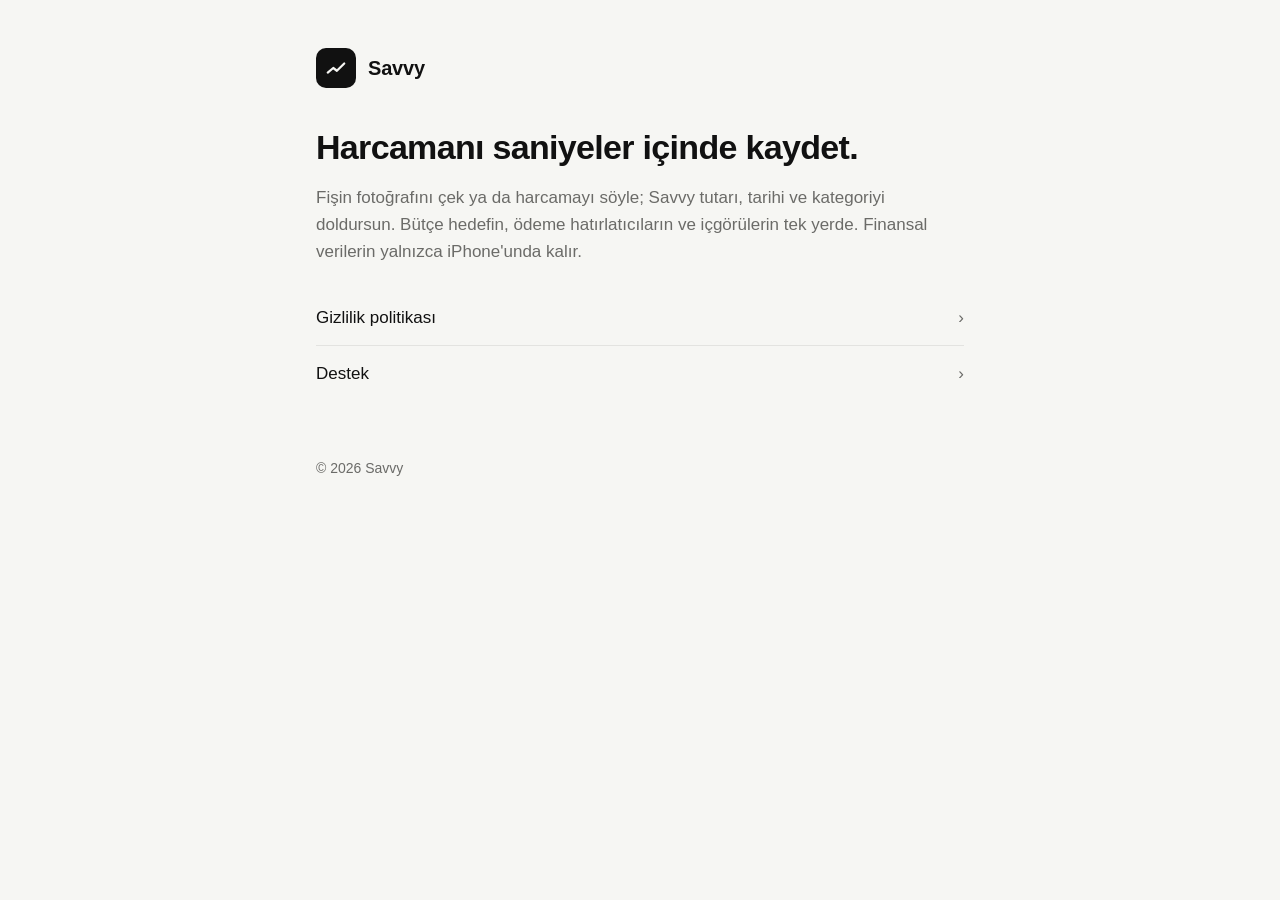
<file: index.html>
<!doctype html>
<html lang="tr">
<head>
  <meta charset="utf-8">
  <meta name="viewport" content="width=device-width, initial-scale=1">
  <title>Savvy</title>
  <meta name="description" content="Savvy: fiş tara, sesle ekle, bütçeni takip et. Finansal verilerin yalnızca iPhone'unda kalır.">
  <link rel="stylesheet" href="style.css">
</head>
<body>
<main>
  <header>
    <a href="./">
      <span class="logo" aria-hidden="true"><svg width="22" height="22" viewBox="0 0 24 24" fill="none" stroke="currentColor" stroke-width="2.4" stroke-linecap="round" stroke-linejoin="round"><path d="M3 17l6-5 4 3 8-8"/></svg></span>
      <span class="brand">Savvy</span>
    </a>
  </header>

  <h1>Harcamanı saniyeler içinde kaydet.</h1>
  <p class="muted">Fişin fotoğrafını çek ya da harcamayı söyle; Savvy tutarı, tarihi ve kategoriyi doldursun. Bütçe hedefin, ödeme hatırlatıcıların ve içgörülerin tek yerde. Finansal verilerin yalnızca iPhone'unda kalır.</p>

  <ul class="links">
    <li><a href="privacy/">Gizlilik politikası</a></li>
    <li><a href="support/">Destek</a></li>
  </ul>

  <footer>© 2026 Savvy</footer>
</main>
</body>
</html>
</file>
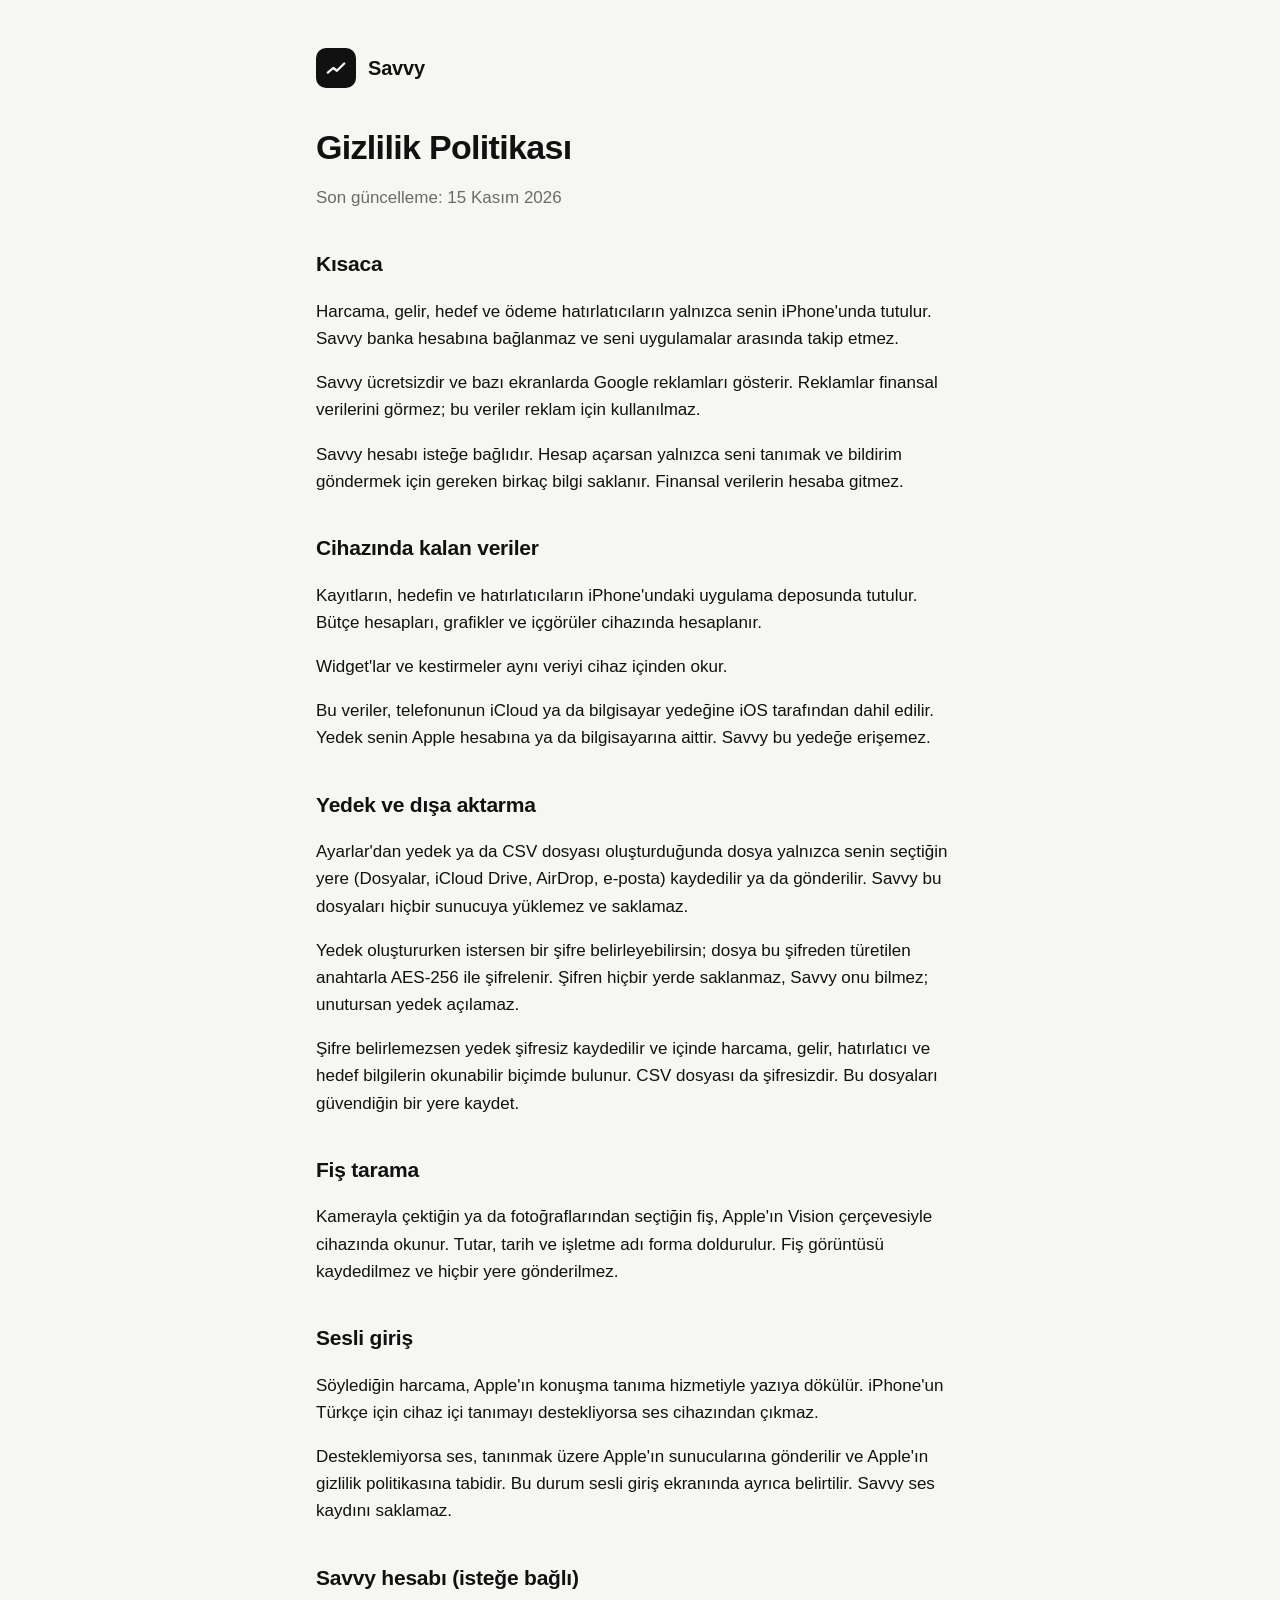
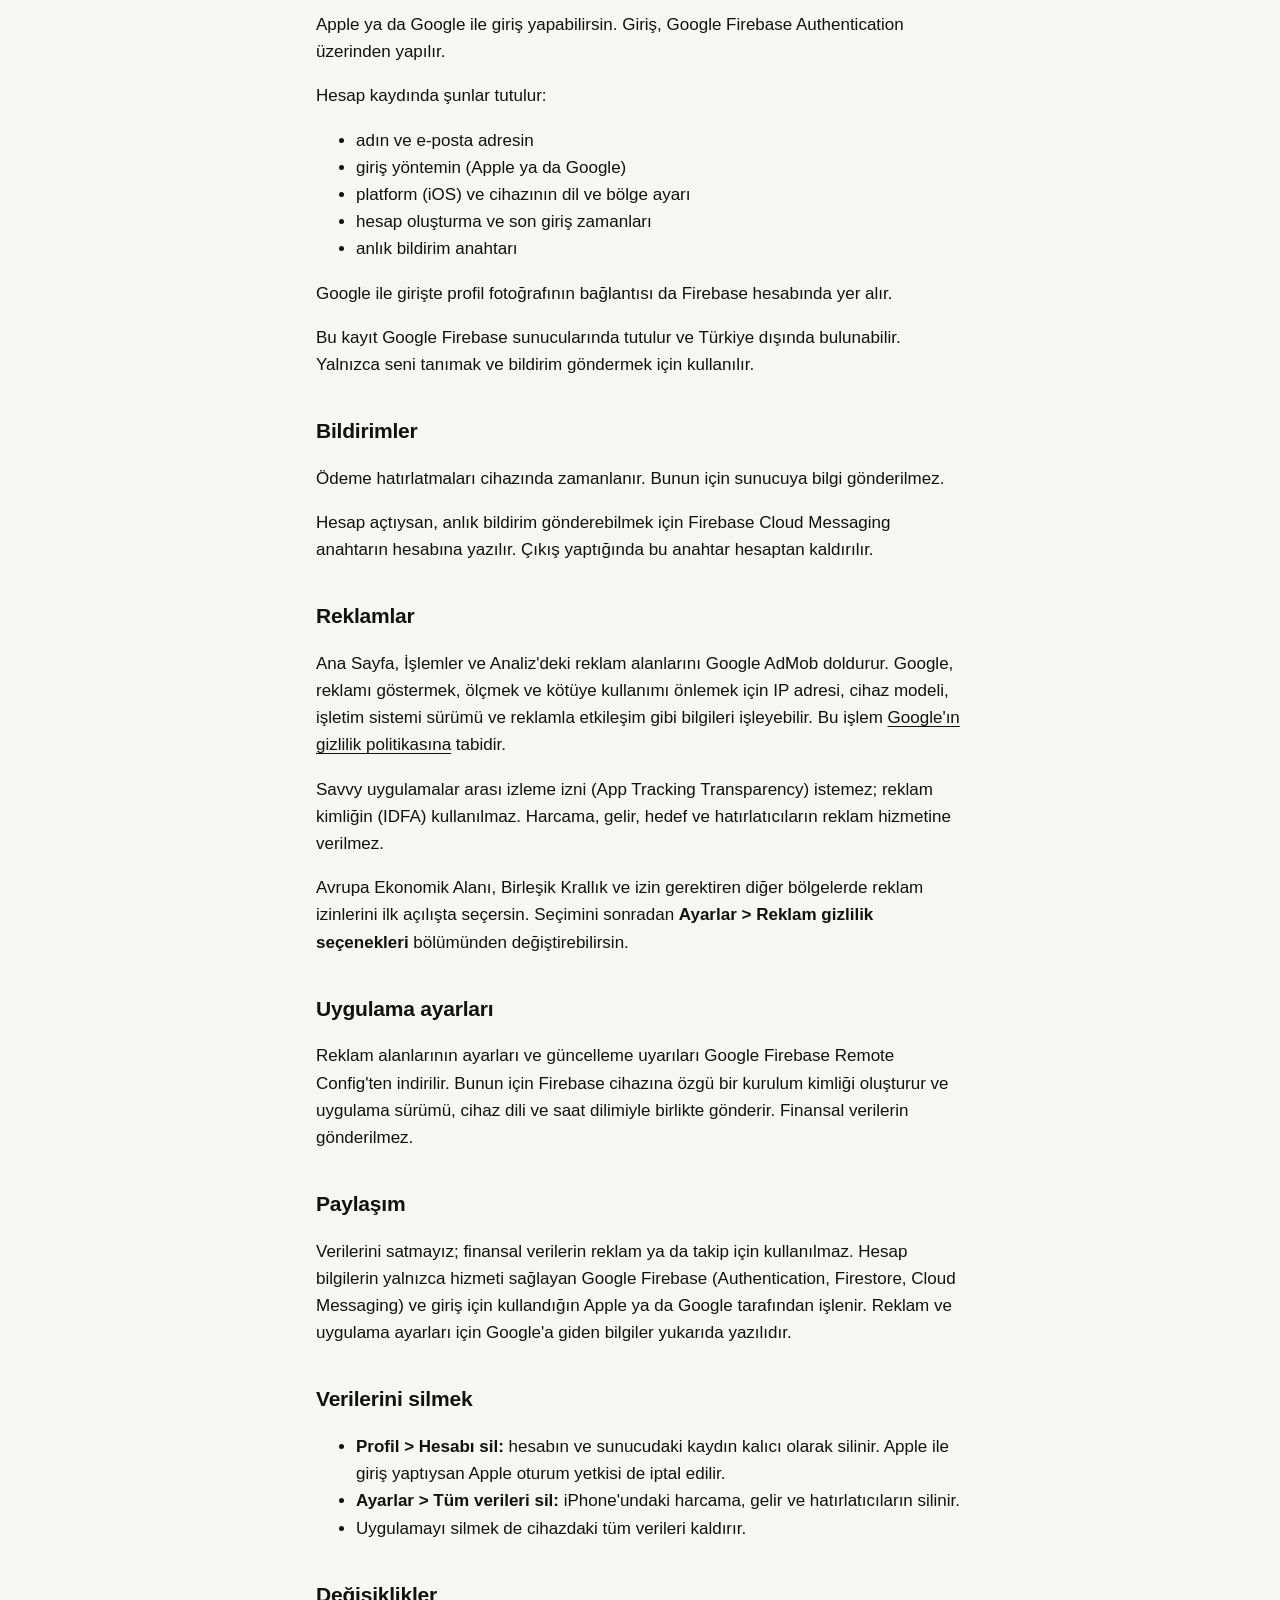
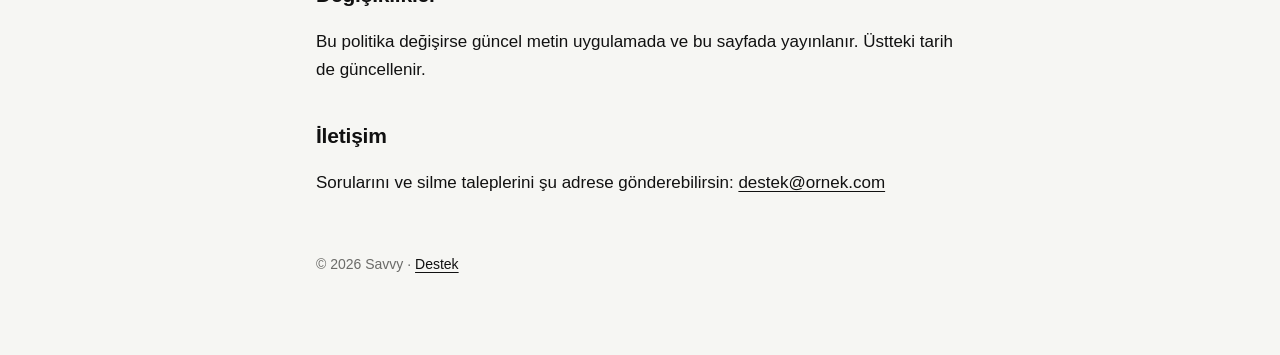
<file: privacy/index.html>
<!doctype html>
<html lang="tr">
<head>
  <meta charset="utf-8">
  <meta name="viewport" content="width=device-width, initial-scale=1">
  <title>Savvy Gizlilik Politikası</title>
  <link rel="stylesheet" href="../style.css">
</head>
<body>
<main>
  <!-- Metin AppStore/privacy-policy.md ve uygulamadaki PrivacyPolicyView ile aynı tutulmalı. -->
  <header>
    <a href="../">
      <span class="logo" aria-hidden="true"><svg width="22" height="22" viewBox="0 0 24 24" fill="none" stroke="currentColor" stroke-width="2.4" stroke-linecap="round" stroke-linejoin="round"><path d="M3 17l6-5 4 3 8-8"/></svg></span>
      <span class="brand">Savvy</span>
    </a>
  </header>

  <h1>Gizlilik Politikası</h1>
  <p class="muted">Son güncelleme: 15 Kasım 2026</p>

  <h2>Kısaca</h2>
  <p>Harcama, gelir, hedef ve ödeme hatırlatıcıların yalnızca senin iPhone'unda tutulur. Savvy banka hesabına bağlanmaz ve seni uygulamalar arasında takip etmez.</p>
  <p>Savvy ücretsizdir ve bazı ekranlarda Google reklamları gösterir. Reklamlar finansal verilerini görmez; bu veriler reklam için kullanılmaz.</p>
  <p>Savvy hesabı isteğe bağlıdır. Hesap açarsan yalnızca seni tanımak ve bildirim göndermek için gereken birkaç bilgi saklanır. Finansal verilerin hesaba gitmez.</p>

  <h2>Cihazında kalan veriler</h2>
  <p>Kayıtların, hedefin ve hatırlatıcıların iPhone'undaki uygulama deposunda tutulur. Bütçe hesapları, grafikler ve içgörüler cihazında hesaplanır.</p>
  <p>Widget'lar ve kestirmeler aynı veriyi cihaz içinden okur.</p>
  <p>Bu veriler, telefonunun iCloud ya da bilgisayar yedeğine iOS tarafından dahil edilir. Yedek senin Apple hesabına ya da bilgisayarına aittir. Savvy bu yedeğe erişemez.</p>

  <h2>Yedek ve dışa aktarma</h2>
  <p>Ayarlar'dan yedek ya da CSV dosyası oluşturduğunda dosya yalnızca senin seçtiğin yere (Dosyalar, iCloud Drive, AirDrop, e-posta) kaydedilir ya da gönderilir. Savvy bu dosyaları hiçbir sunucuya yüklemez ve saklamaz.</p>
  <p>Yedek oluştururken istersen bir şifre belirleyebilirsin; dosya bu şifreden türetilen anahtarla AES-256 ile şifrelenir. Şifren hiçbir yerde saklanmaz, Savvy onu bilmez; unutursan yedek açılamaz.</p>
  <p>Şifre belirlemezsen yedek şifresiz kaydedilir ve içinde harcama, gelir, hatırlatıcı ve hedef bilgilerin okunabilir biçimde bulunur. CSV dosyası da şifresizdir. Bu dosyaları güvendiğin bir yere kaydet.</p>

  <h2>Fiş tarama</h2>
  <p>Kamerayla çektiğin ya da fotoğraflarından seçtiğin fiş, Apple'ın Vision çerçevesiyle cihazında okunur. Tutar, tarih ve işletme adı forma doldurulur. Fiş görüntüsü kaydedilmez ve hiçbir yere gönderilmez.</p>

  <h2>Sesli giriş</h2>
  <p>Söylediğin harcama, Apple'ın konuşma tanıma hizmetiyle yazıya dökülür. iPhone'un Türkçe için cihaz içi tanımayı destekliyorsa ses cihazından çıkmaz.</p>
  <p>Desteklemiyorsa ses, tanınmak üzere Apple'ın sunucularına gönderilir ve Apple'ın gizlilik politikasına tabidir. Bu durum sesli giriş ekranında ayrıca belirtilir. Savvy ses kaydını saklamaz.</p>

  <h2>Savvy hesabı (isteğe bağlı)</h2>
  <p>Apple ya da Google ile giriş yapabilirsin. Giriş, Google Firebase Authentication üzerinden yapılır.</p>
  <p>Hesap kaydında şunlar tutulur:</p>
  <ul>
    <li>adın ve e-posta adresin</li>
    <li>giriş yöntemin (Apple ya da Google)</li>
    <li>platform (iOS) ve cihazının dil ve bölge ayarı</li>
    <li>hesap oluşturma ve son giriş zamanları</li>
    <li>anlık bildirim anahtarı</li>
  </ul>
  <p>Google ile girişte profil fotoğrafının bağlantısı da Firebase hesabında yer alır.</p>
  <p>Bu kayıt Google Firebase sunucularında tutulur ve Türkiye dışında bulunabilir. Yalnızca seni tanımak ve bildirim göndermek için kullanılır.</p>

  <h2>Bildirimler</h2>
  <p>Ödeme hatırlatmaları cihazında zamanlanır. Bunun için sunucuya bilgi gönderilmez.</p>
  <p>Hesap açtıysan, anlık bildirim gönderebilmek için Firebase Cloud Messaging anahtarın hesabına yazılır. Çıkış yaptığında bu anahtar hesaptan kaldırılır.</p>

  <h2>Reklamlar</h2>
  <p>Ana Sayfa, İşlemler ve Analiz'deki reklam alanlarını Google AdMob doldurur. Google, reklamı göstermek, ölçmek ve kötüye kullanımı önlemek için IP adresi, cihaz modeli, işletim sistemi sürümü ve reklamla etkileşim gibi bilgileri işleyebilir. Bu işlem <a href="https://policies.google.com/privacy">Google'ın gizlilik politikasına</a> tabidir.</p>
  <p>Savvy uygulamalar arası izleme izni (App Tracking Transparency) istemez; reklam kimliğin (IDFA) kullanılmaz. Harcama, gelir, hedef ve hatırlatıcıların reklam hizmetine verilmez.</p>
  <p>Avrupa Ekonomik Alanı, Birleşik Krallık ve izin gerektiren diğer bölgelerde reklam izinlerini ilk açılışta seçersin. Seçimini sonradan <strong>Ayarlar &gt; Reklam gizlilik seçenekleri</strong> bölümünden değiştirebilirsin.</p>

  <h2>Uygulama ayarları</h2>
  <p>Reklam alanlarının ayarları ve güncelleme uyarıları Google Firebase Remote Config'ten indirilir. Bunun için Firebase cihazına özgü bir kurulum kimliği oluşturur ve uygulama sürümü, cihaz dili ve saat dilimiyle birlikte gönderir. Finansal verilerin gönderilmez.</p>

  <h2>Paylaşım</h2>
  <p>Verilerini satmayız; finansal verilerin reklam ya da takip için kullanılmaz. Hesap bilgilerin yalnızca hizmeti sağlayan Google Firebase (Authentication, Firestore, Cloud Messaging) ve giriş için kullandığın Apple ya da Google tarafından işlenir. Reklam ve uygulama ayarları için Google'a giden bilgiler yukarıda yazılıdır.</p>

  <h2>Verilerini silmek</h2>
  <ul>
    <li><strong>Profil &gt; Hesabı sil:</strong> hesabın ve sunucudaki kaydın kalıcı olarak silinir. Apple ile giriş yaptıysan Apple oturum yetkisi de iptal edilir.</li>
    <li><strong>Ayarlar &gt; Tüm verileri sil:</strong> iPhone'undaki harcama, gelir ve hatırlatıcıların silinir.</li>
    <li>Uygulamayı silmek de cihazdaki tüm verileri kaldırır.</li>
  </ul>

  <h2>Değişiklikler</h2>
  <p>Bu politika değişirse güncel metin uygulamada ve bu sayfada yayınlanır. Üstteki tarih de güncellenir.</p>

  <h2>İletişim</h2>
  <!-- YAYINDAN ÖNCE: iki yerdeki adresi gerçek destek adresiyle değiştir. -->
  <p>Sorularını ve silme taleplerini şu adrese gönderebilirsin: <a href="mailto:destek@ornek.com">destek@ornek.com</a></p>

  <footer>© 2026 Savvy · <a href="../support/">Destek</a></footer>
</main>
</body>
</html>
</file>
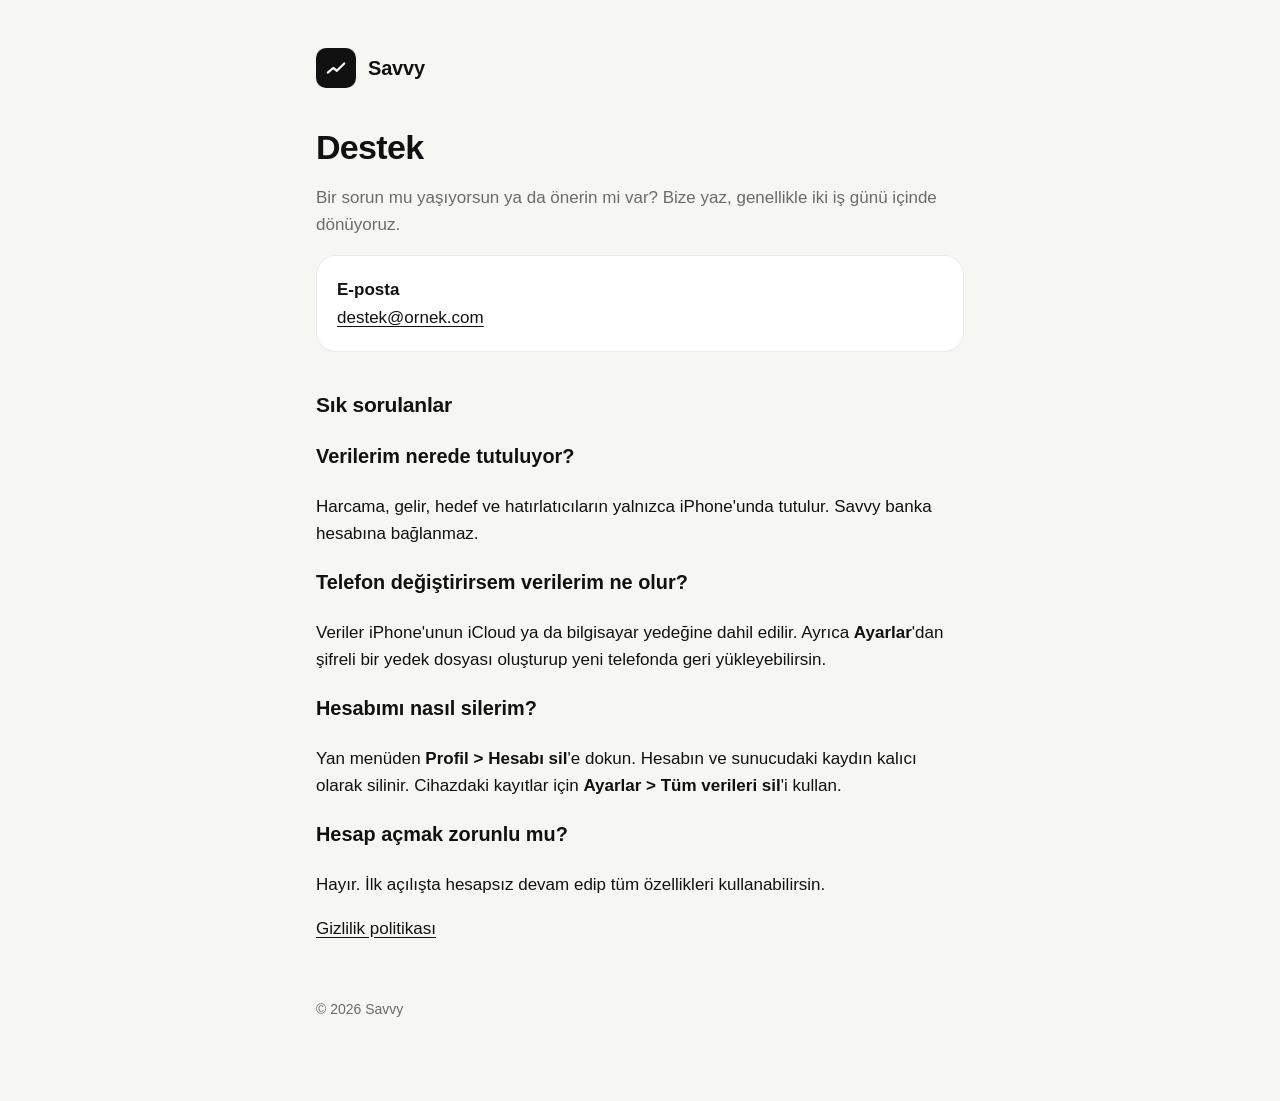
<file: support/index.html>
<!doctype html>
<html lang="tr">
<head>
  <meta charset="utf-8">
  <meta name="viewport" content="width=device-width, initial-scale=1">
  <title>Savvy Destek</title>
  <link rel="stylesheet" href="../style.css">
</head>
<body>
<main>
  <header>
    <a href="../">
      <span class="logo" aria-hidden="true"><svg width="22" height="22" viewBox="0 0 24 24" fill="none" stroke="currentColor" stroke-width="2.4" stroke-linecap="round" stroke-linejoin="round"><path d="M3 17l6-5 4 3 8-8"/></svg></span>
      <span class="brand">Savvy</span>
    </a>
  </header>

  <h1>Destek</h1>
  <p class="muted">Bir sorun mu yaşıyorsun ya da önerin mi var? Bize yaz, genellikle iki iş günü içinde dönüyoruz.</p>

  <div class="card">
    <strong>E-posta</strong><br>
    <!-- YAYINDAN ÖNCE: iki yerdeki adresi gerçek destek adresiyle değiştir. -->
    <a href="mailto:destek@ornek.com">destek@ornek.com</a>
  </div>

  <h2>Sık sorulanlar</h2>

  <h3>Verilerim nerede tutuluyor?</h3>
  <p>Harcama, gelir, hedef ve hatırlatıcıların yalnızca iPhone'unda tutulur. Savvy banka hesabına bağlanmaz.</p>

  <h3>Telefon değiştirirsem verilerim ne olur?</h3>
  <p>Veriler iPhone'unun iCloud ya da bilgisayar yedeğine dahil edilir. Ayrıca <strong>Ayarlar</strong>'dan şifreli bir yedek dosyası oluşturup yeni telefonda geri yükleyebilirsin.</p>

  <h3>Hesabımı nasıl silerim?</h3>
  <p>Yan menüden <strong>Profil &gt; Hesabı sil</strong>'e dokun. Hesabın ve sunucudaki kaydın kalıcı olarak silinir. Cihazdaki kayıtlar için <strong>Ayarlar &gt; Tüm verileri sil</strong>'i kullan.</p>

  <h3>Hesap açmak zorunlu mu?</h3>
  <p>Hayır. İlk açılışta hesapsız devam edip tüm özellikleri kullanabilirsin.</p>

  <p><a href="../privacy/">Gizlilik politikası</a></p>

  <footer>© 2026 Savvy</footer>
</main>
</body>
</html>
</file>
<file: style.css>
/* Uygulamadaki tek renkli tema: kırık beyaz zemin, beyaz yüzey; koyu temada tam siyah. */
:root {
  --bg: #F6F6F3;
  --surface: #FFFFFF;
  --ink: #111111;
  --muted: #6B6B68;
  --hairline: rgba(0, 0, 0, 0.08);
}

@media (prefers-color-scheme: dark) {
  :root {
    --bg: #000000;
    --surface: #111112;
    --ink: #F4F4F2;
    --muted: #9A9A96;
    --hairline: rgba(255, 255, 255, 0.11);
  }
}

* { box-sizing: border-box; }

body {
  margin: 0;
  background: var(--bg);
  color: var(--ink);
  font: 17px/1.6 -apple-system, BlinkMacSystemFont, "SF Pro Text", "Segoe UI", Roboto, sans-serif;
  -webkit-font-smoothing: antialiased;
}

main {
  max-width: 680px;
  margin: 0 auto;
  padding: 48px 16px 80px;
}

header {
  display: flex;
  align-items: center;
  gap: 12px;
  margin-bottom: 40px;
}

header a { color: inherit; text-decoration: none; display: flex; align-items: center; gap: 12px; }

.logo {
  width: 40px;
  height: 40px;
  border-radius: 10px;
  background: var(--ink);
  color: var(--bg);
  display: grid;
  place-items: center;
}

.brand { font-weight: 600; font-size: 20px; letter-spacing: -0.01em; }

h1 { font-size: 34px; line-height: 1.15; letter-spacing: -0.02em; margin: 0 0 8px; }
h2 { font-size: 21px; letter-spacing: -0.01em; margin: 36px 0 8px; }
p, li { color: var(--ink); }
.muted { color: var(--muted); }

a { color: var(--ink); text-underline-offset: 3px; }

.card {
  background: var(--surface);
  border: 1px solid var(--hairline);
  border-radius: 20px;
  padding: 20px;
  margin: 16px 0;
}

.links { list-style: none; padding: 0; margin: 24px 0; }
.links li + li { border-top: 1px solid var(--hairline); }
.links a { display: block; padding: 14px 0; text-decoration: none; font-weight: 500; }
.links a::after { content: "›"; float: right; color: var(--muted); }

footer { margin-top: 56px; font-size: 14px; color: var(--muted); }
</file>
